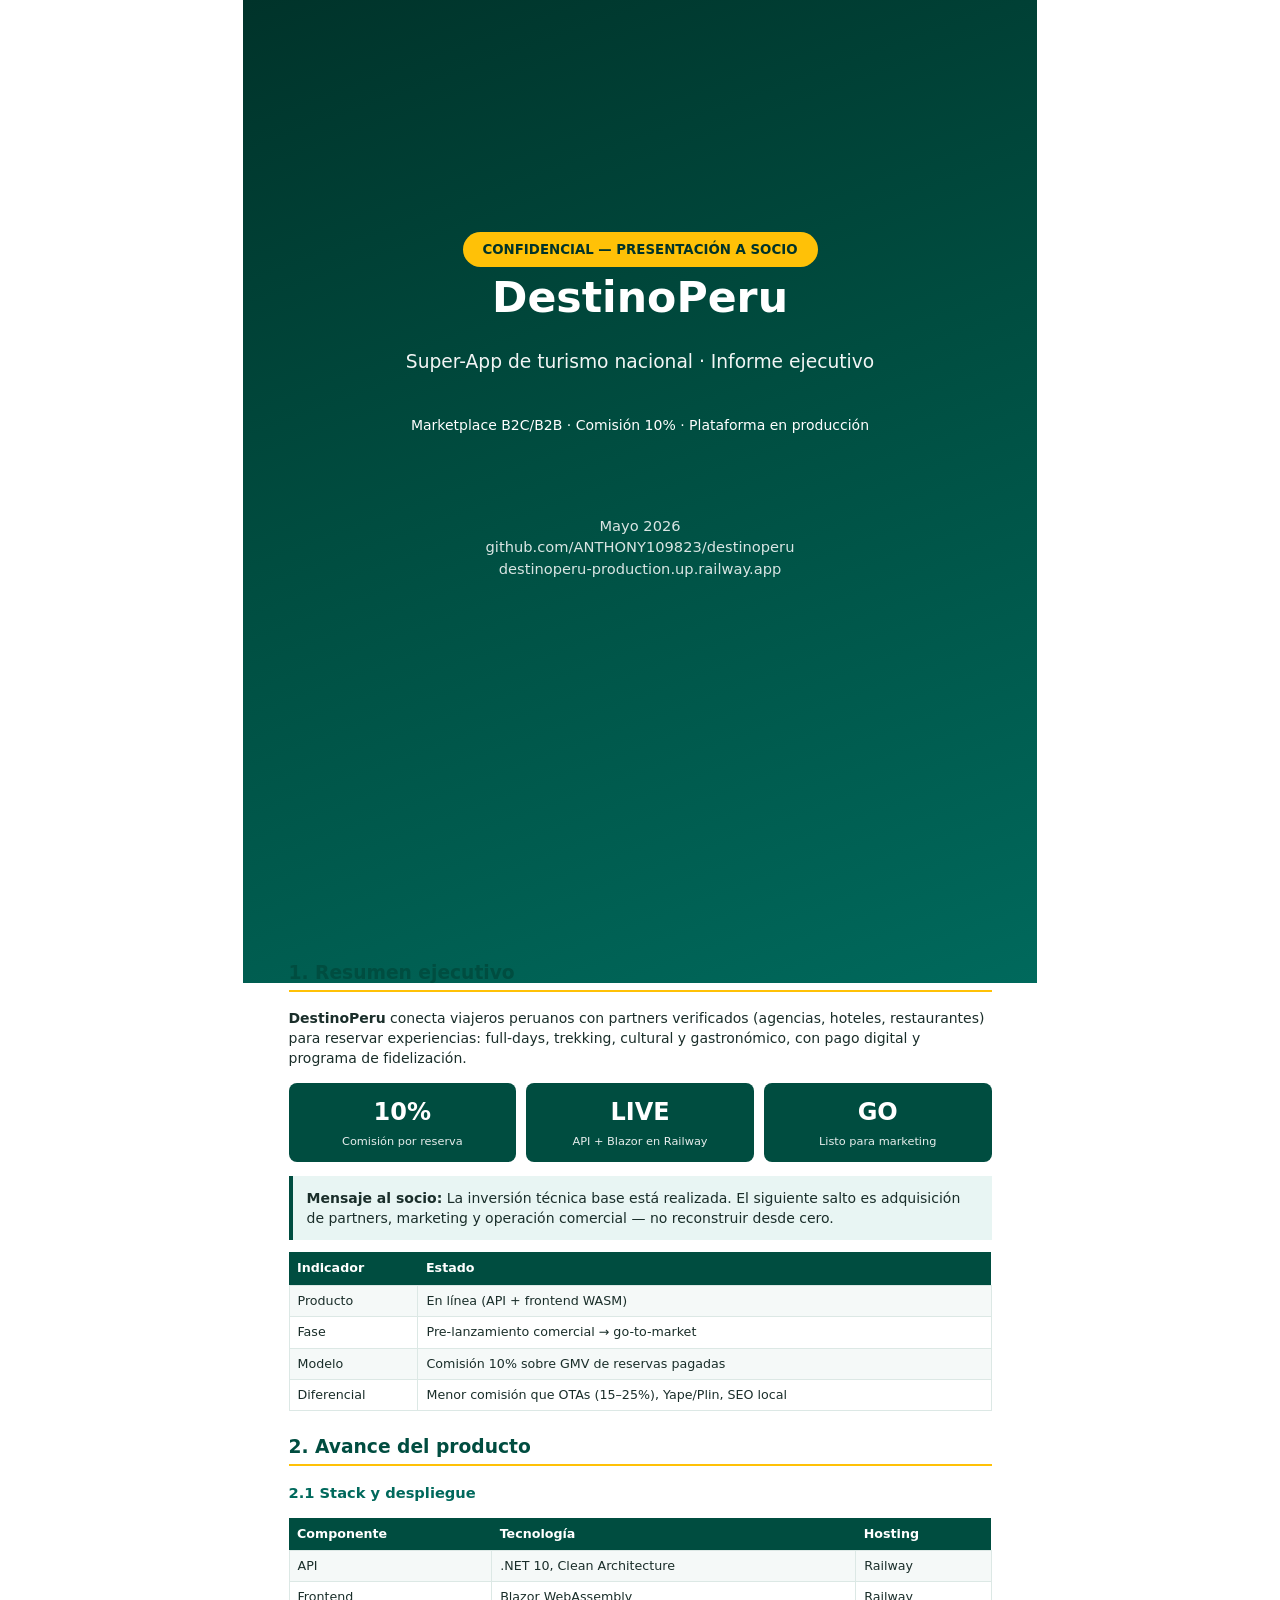
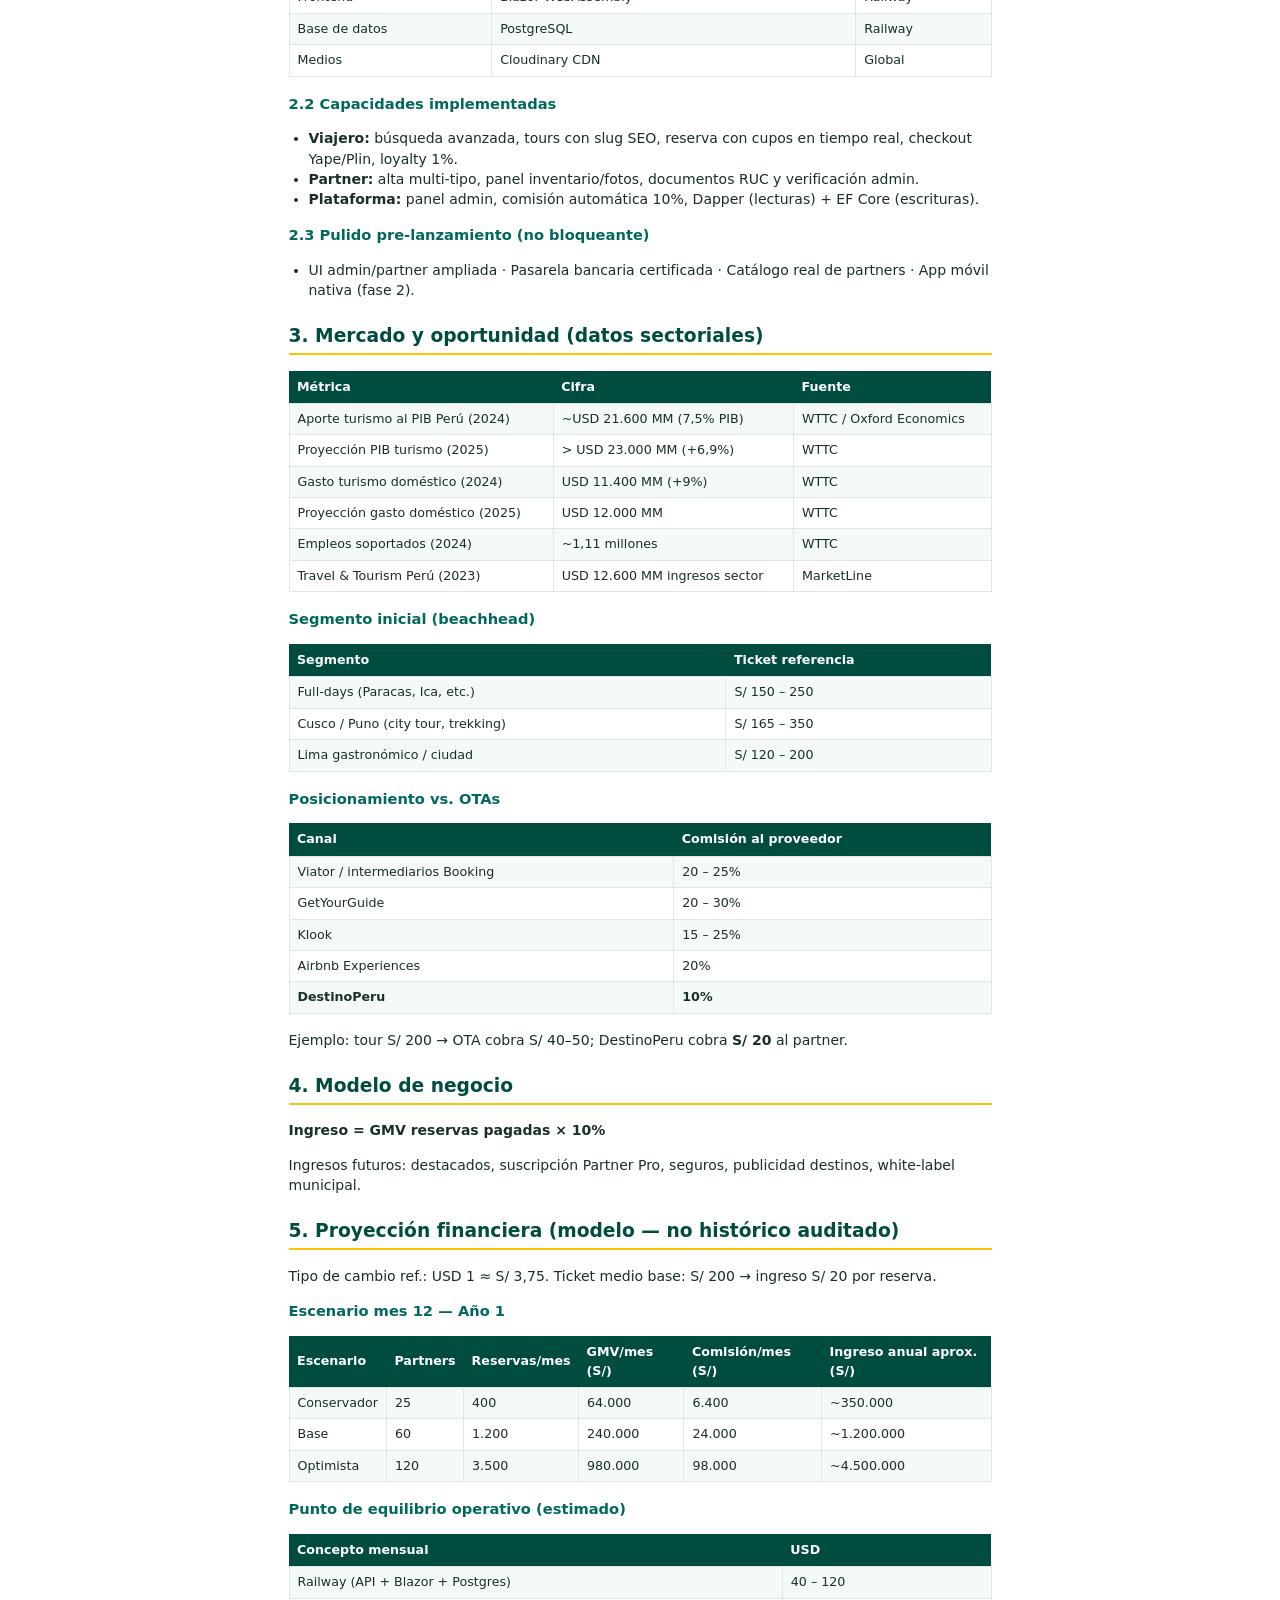
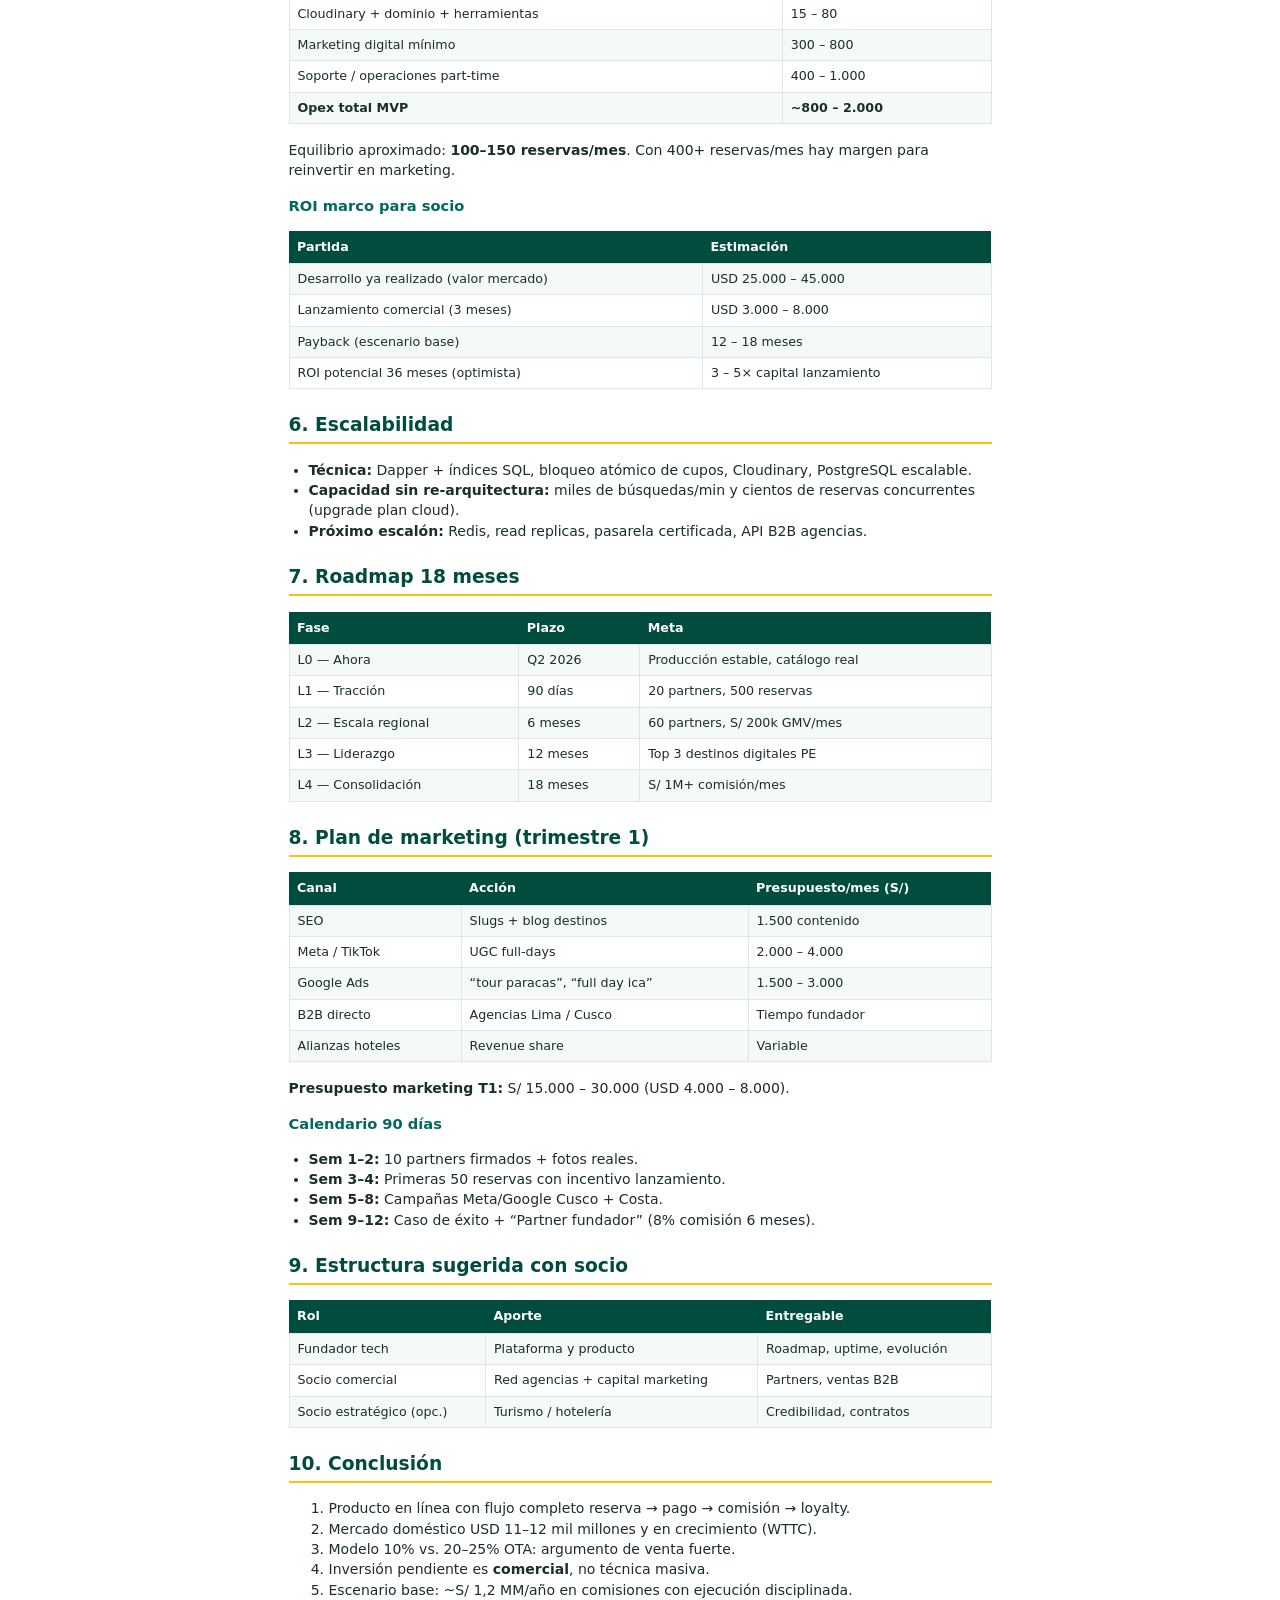
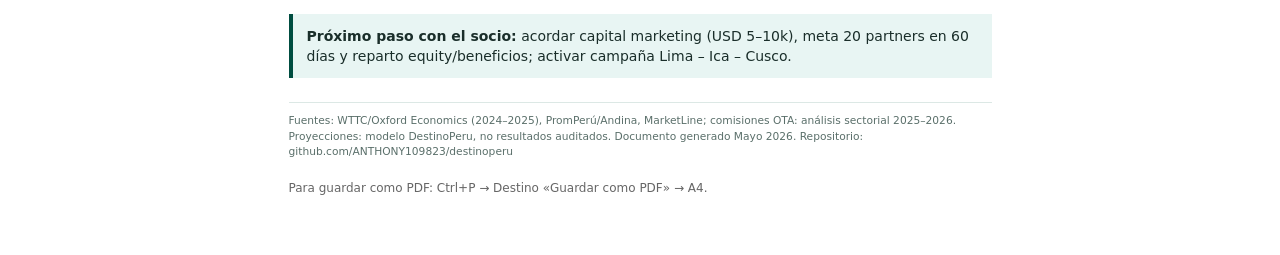
<file: docs/Informe-Ejecutivo-DestinoPeru.html>
<!DOCTYPE html>
<html lang="es">
<head>
  <meta charset="UTF-8" />
  <title>DestinoPeru - Informe Ejecutivo para Socio</title>
  <style>
    @page { size: A4; margin: 18mm 16mm; }
    * { box-sizing: border-box; }
    body {
      font-family: 'Segoe UI', system-ui, sans-serif;
      color: #1a2e2a;
      line-height: 1.45;
      font-size: 10.5pt;
      max-width: 210mm;
      margin: 0 auto;
      padding: 12mm;
    }
    .cover {
      page-break-after: always;
      text-align: center;
      padding-top: 55mm;
      background: linear-gradient(160deg, #00332a 0%, #004D40 45%, #00695C 100%);
      color: white;
      min-height: 260mm;
      margin: -12mm;
      padding-left: 12mm;
      padding-right: 12mm;
    }
    .cover h1 { font-size: 32pt; margin: 0 0 8px; font-weight: 800; }
    .cover .sub { font-size: 14pt; opacity: 0.95; margin-bottom: 40px; }
    .cover .meta { font-size: 11pt; opacity: 0.85; margin-top: 80px; }
    .cover .badge {
      display: inline-block;
      background: #FFC107;
      color: #00332a;
      padding: 8px 20px;
      border-radius: 24px;
      font-weight: 700;
      font-size: 10pt;
      margin-top: 24px;
    }
    h2 {
      color: #004D40;
      font-size: 14pt;
      border-bottom: 2px solid #FFC107;
      padding-bottom: 4px;
      margin-top: 22px;
      page-break-after: avoid;
    }
    h3 { color: #00695C; font-size: 11pt; margin-top: 14px; }
    table {
      width: 100%;
      border-collapse: collapse;
      margin: 10px 0 16px;
      font-size: 9.5pt;
    }
    th {
      background: #004D40;
      color: white;
      text-align: left;
      padding: 7px 8px;
    }
    td { border: 1px solid #dce8e5; padding: 6px 8px; }
    tr:nth-child(even) td { background: #f5f9f8; }
    .highlight {
      background: #e8f5f3;
      border-left: 4px solid #004D40;
      padding: 12px 14px;
      margin: 12px 0;
    }
    .kpi-row {
      display: flex;
      gap: 10px;
      flex-wrap: wrap;
      margin: 14px 0;
    }
    .kpi {
      flex: 1;
      min-width: 120px;
      background: #004D40;
      color: white;
      padding: 12px;
      border-radius: 8px;
      text-align: center;
    }
    .kpi .num { font-size: 18pt; font-weight: 800; display: block; }
    .kpi .lbl { font-size: 8.5pt; opacity: 0.9; }
    ul { margin: 8px 0; padding-left: 20px; }
    .footer-note {
      font-size: 8pt;
      color: #5a6f6a;
      margin-top: 24px;
      border-top: 1px solid #dce8e5;
      padding-top: 10px;
    }
    .page-break { page-break-before: always; }
    @media print {
      body { padding: 0; }
      .no-print { display: none; }
    }
  </style>
</head>
<body>

  <section class="cover">
    <div class="badge">CONFIDENCIAL — PRESENTACIÓN A SOCIO</div>
    <h1>DestinoPeru</h1>
    <p class="sub">Super-App de turismo nacional · Informe ejecutivo</p>
    <p>Marketplace B2C/B2B · Comisión 10% · Plataforma en producción</p>
    <p class="meta">Mayo 2026<br>github.com/ANTHONY109823/destinoperu<br>destinoperu-production.up.railway.app</p>
  </section>

  <h2>1. Resumen ejecutivo</h2>
  <p><strong>DestinoPeru</strong> conecta viajeros peruanos con partners verificados (agencias, hoteles, restaurantes) para reservar experiencias: full-days, trekking, cultural y gastronómico, con pago digital y programa de fidelización.</p>

  <div class="kpi-row">
    <div class="kpi"><span class="num">10%</span><span class="lbl">Comisión por reserva</span></div>
    <div class="kpi"><span class="num">LIVE</span><span class="lbl">API + Blazor en Railway</span></div>
    <div class="kpi"><span class="num">GO</span><span class="lbl">Listo para marketing</span></div>
  </div>

  <div class="highlight">
    <strong>Mensaje al socio:</strong> La inversión técnica base está realizada. El siguiente salto es adquisición de partners, marketing y operación comercial — no reconstruir desde cero.
  </div>

  <table>
    <tr><th>Indicador</th><th>Estado</th></tr>
    <tr><td>Producto</td><td>En línea (API + frontend WASM)</td></tr>
    <tr><td>Fase</td><td>Pre-lanzamiento comercial → go-to-market</td></tr>
    <tr><td>Modelo</td><td>Comisión 10% sobre GMV de reservas pagadas</td></tr>
    <tr><td>Diferencial</td><td>Menor comisión que OTAs (15–25%), Yape/Plin, SEO local</td></tr>
  </table>

  <h2>2. Avance del producto</h2>
  <h3>2.1 Stack y despliegue</h3>
  <table>
    <tr><th>Componente</th><th>Tecnología</th><th>Hosting</th></tr>
    <tr><td>API</td><td>.NET 10, Clean Architecture</td><td>Railway</td></tr>
    <tr><td>Frontend</td><td>Blazor WebAssembly</td><td>Railway</td></tr>
    <tr><td>Base de datos</td><td>PostgreSQL</td><td>Railway</td></tr>
    <tr><td>Medios</td><td>Cloudinary CDN</td><td>Global</td></tr>
  </table>

  <h3>2.2 Capacidades implementadas</h3>
  <ul>
    <li><strong>Viajero:</strong> búsqueda avanzada, tours con slug SEO, reserva con cupos en tiempo real, checkout Yape/Plin, loyalty 1%.</li>
    <li><strong>Partner:</strong> alta multi-tipo, panel inventario/fotos, documentos RUC y verificación admin.</li>
    <li><strong>Plataforma:</strong> panel admin, comisión automática 10%, Dapper (lecturas) + EF Core (escrituras).</li>
  </ul>

  <h3>2.3 Pulido pre-lanzamiento (no bloqueante)</h3>
  <ul>
    <li>UI admin/partner ampliada · Pasarela bancaria certificada · Catálogo real de partners · App móvil nativa (fase 2).</li>
  </ul>

  <div class="page-break"></div>

  <h2>3. Mercado y oportunidad (datos sectoriales)</h2>
  <table>
    <tr><th>Métrica</th><th>Cifra</th><th>Fuente</th></tr>
    <tr><td>Aporte turismo al PIB Perú (2024)</td><td>~USD 21.600 MM (7,5% PIB)</td><td>WTTC / Oxford Economics</td></tr>
    <tr><td>Proyección PIB turismo (2025)</td><td>&gt; USD 23.000 MM (+6,9%)</td><td>WTTC</td></tr>
    <tr><td>Gasto turismo doméstico (2024)</td><td>USD 11.400 MM (+9%)</td><td>WTTC</td></tr>
    <tr><td>Proyección gasto doméstico (2025)</td><td>USD 12.000 MM</td><td>WTTC</td></tr>
    <tr><td>Empleos soportados (2024)</td><td>~1,11 millones</td><td>WTTC</td></tr>
    <tr><td>Travel &amp; Tourism Perú (2023)</td><td>USD 12.600 MM ingresos sector</td><td>MarketLine</td></tr>
  </table>

  <h3>Segmento inicial (beachhead)</h3>
  <table>
    <tr><th>Segmento</th><th>Ticket referencia</th></tr>
    <tr><td>Full-days (Paracas, Ica, etc.)</td><td>S/ 150 – 250</td></tr>
    <tr><td>Cusco / Puno (city tour, trekking)</td><td>S/ 165 – 350</td></tr>
    <tr><td>Lima gastronómico / ciudad</td><td>S/ 120 – 200</td></tr>
  </table>

  <h3>Posicionamiento vs. OTAs</h3>
  <table>
    <tr><th>Canal</th><th>Comisión al proveedor</th></tr>
    <tr><td>Viator / intermediarios Booking</td><td>20 – 25%</td></tr>
    <tr><td>GetYourGuide</td><td>20 – 30%</td></tr>
    <tr><td>Klook</td><td>15 – 25%</td></tr>
    <tr><td>Airbnb Experiences</td><td>20%</td></tr>
    <tr><td><strong>DestinoPeru</strong></td><td><strong>10%</strong></td></tr>
  </table>
  <p>Ejemplo: tour S/ 200 → OTA cobra S/ 40–50; DestinoPeru cobra <strong>S/ 20</strong> al partner.</p>

  <h2>4. Modelo de negocio</h2>
  <p><strong>Ingreso = GMV reservas pagadas × 10%</strong></p>
  <p>Ingresos futuros: destacados, suscripción Partner Pro, seguros, publicidad destinos, white-label municipal.</p>

  <div class="page-break"></div>

  <h2>5. Proyección financiera (modelo — no histórico auditado)</h2>
  <p>Tipo de cambio ref.: USD 1 ≈ S/ 3,75. Ticket medio base: S/ 200 → ingreso S/ 20 por reserva.</p>

  <h3>Escenario mes 12 — Año 1</h3>
  <table>
    <tr><th>Escenario</th><th>Partners</th><th>Reservas/mes</th><th>GMV/mes (S/)</th><th>Comisión/mes (S/)</th><th>Ingreso anual aprox. (S/)</th></tr>
    <tr><td>Conservador</td><td>25</td><td>400</td><td>64.000</td><td>6.400</td><td>~350.000</td></tr>
    <tr><td>Base</td><td>60</td><td>1.200</td><td>240.000</td><td>24.000</td><td>~1.200.000</td></tr>
    <tr><td>Optimista</td><td>120</td><td>3.500</td><td>980.000</td><td>98.000</td><td>~4.500.000</td></tr>
  </table>

  <h3>Punto de equilibrio operativo (estimado)</h3>
  <table>
    <tr><th>Concepto mensual</th><th>USD</th></tr>
    <tr><td>Railway (API + Blazor + Postgres)</td><td>40 – 120</td></tr>
    <tr><td>Cloudinary + dominio + herramientas</td><td>15 – 80</td></tr>
    <tr><td>Marketing digital mínimo</td><td>300 – 800</td></tr>
    <tr><td>Soporte / operaciones part-time</td><td>400 – 1.000</td></tr>
    <tr><td><strong>Opex total MVP</strong></td><td><strong>~800 – 2.000</strong></td></tr>
  </table>
  <p>Equilibrio aproximado: <strong>100–150 reservas/mes</strong>. Con 400+ reservas/mes hay margen para reinvertir en marketing.</p>

  <h3>ROI marco para socio</h3>
  <table>
    <tr><th>Partida</th><th>Estimación</th></tr>
    <tr><td>Desarrollo ya realizado (valor mercado)</td><td>USD 25.000 – 45.000</td></tr>
    <tr><td>Lanzamiento comercial (3 meses)</td><td>USD 3.000 – 8.000</td></tr>
    <tr><td>Payback (escenario base)</td><td>12 – 18 meses</td></tr>
    <tr><td>ROI potencial 36 meses (optimista)</td><td>3 – 5× capital lanzamiento</td></tr>
  </table>

  <h2>6. Escalabilidad</h2>
  <ul>
    <li><strong>Técnica:</strong> Dapper + índices SQL, bloqueo atómico de cupos, Cloudinary, PostgreSQL escalable.</li>
    <li><strong>Capacidad sin re-arquitectura:</strong> miles de búsquedas/min y cientos de reservas concurrentes (upgrade plan cloud).</li>
    <li><strong>Próximo escalón:</strong> Redis, read replicas, pasarela certificada, API B2B agencias.</li>
  </ul>

  <div class="page-break"></div>

  <h2>7. Roadmap 18 meses</h2>
  <table>
    <tr><th>Fase</th><th>Plazo</th><th>Meta</th></tr>
    <tr><td>L0 — Ahora</td><td>Q2 2026</td><td>Producción estable, catálogo real</td></tr>
    <tr><td>L1 — Tracción</td><td>90 días</td><td>20 partners, 500 reservas</td></tr>
    <tr><td>L2 — Escala regional</td><td>6 meses</td><td>60 partners, S/ 200k GMV/mes</td></tr>
    <tr><td>L3 — Liderazgo</td><td>12 meses</td><td>Top 3 destinos digitales PE</td></tr>
    <tr><td>L4 — Consolidación</td><td>18 meses</td><td>S/ 1M+ comisión/mes</td></tr>
  </table>

  <h2>8. Plan de marketing (trimestre 1)</h2>
  <table>
    <tr><th>Canal</th><th>Acción</th><th>Presupuesto/mes (S/)</th></tr>
    <tr><td>SEO</td><td>Slugs + blog destinos</td><td>1.500 contenido</td></tr>
    <tr><td>Meta / TikTok</td><td>UGC full-days</td><td>2.000 – 4.000</td></tr>
    <tr><td>Google Ads</td><td>“tour paracas”, “full day ica”</td><td>1.500 – 3.000</td></tr>
    <tr><td>B2B directo</td><td>Agencias Lima / Cusco</td><td>Tiempo fundador</td></tr>
    <tr><td>Alianzas hoteles</td><td>Revenue share</td><td>Variable</td></tr>
  </table>
  <p><strong>Presupuesto marketing T1:</strong> S/ 15.000 – 30.000 (USD 4.000 – 8.000).</p>

  <h3>Calendario 90 días</h3>
  <ul>
    <li><strong>Sem 1–2:</strong> 10 partners firmados + fotos reales.</li>
    <li><strong>Sem 3–4:</strong> Primeras 50 reservas con incentivo lanzamiento.</li>
    <li><strong>Sem 5–8:</strong> Campañas Meta/Google Cusco + Costa.</li>
    <li><strong>Sem 9–12:</strong> Caso de éxito + “Partner fundador” (8% comisión 6 meses).</li>
  </ul>

  <h2>9. Estructura sugerida con socio</h2>
  <table>
    <tr><th>Rol</th><th>Aporte</th><th>Entregable</th></tr>
    <tr><td>Fundador tech</td><td>Plataforma y producto</td><td>Roadmap, uptime, evolución</td></tr>
    <tr><td>Socio comercial</td><td>Red agencias + capital marketing</td><td>Partners, ventas B2B</td></tr>
    <tr><td>Socio estratégico (opc.)</td><td>Turismo / hotelería</td><td>Credibilidad, contratos</td></tr>
  </table>

  <h2>10. Conclusión</h2>
  <ol>
    <li>Producto en línea con flujo completo reserva → pago → comisión → loyalty.</li>
    <li>Mercado doméstico USD 11–12 mil millones y en crecimiento (WTTC).</li>
    <li>Modelo 10% vs. 20–25% OTA: argumento de venta fuerte.</li>
    <li>Inversión pendiente es <strong>comercial</strong>, no técnica masiva.</li>
    <li>Escenario base: ~S/ 1,2 MM/año en comisiones con ejecución disciplinada.</li>
  </ol>

  <div class="highlight">
    <strong>Próximo paso con el socio:</strong> acordar capital marketing (USD 5–10k), meta 20 partners en 60 días y reparto equity/beneficios; activar campaña Lima – Ica – Cusco.
  </div>

  <p class="footer-note">
    Fuentes: WTTC/Oxford Economics (2024–2025), PromPerú/Andina, MarketLine; comisiones OTA: análisis sectorial 2025–2026.
    Proyecciones: modelo DestinoPeru, no resultados auditados. Documento generado Mayo 2026.
    Repositorio: github.com/ANTHONY109823/destinoperu
  </p>

  <p class="no-print" style="margin-top:20px;font-size:9pt;color:#666;">
    Para guardar como PDF: Ctrl+P → Destino «Guardar como PDF» → A4.
  </p>
</body>
</html>
</file>
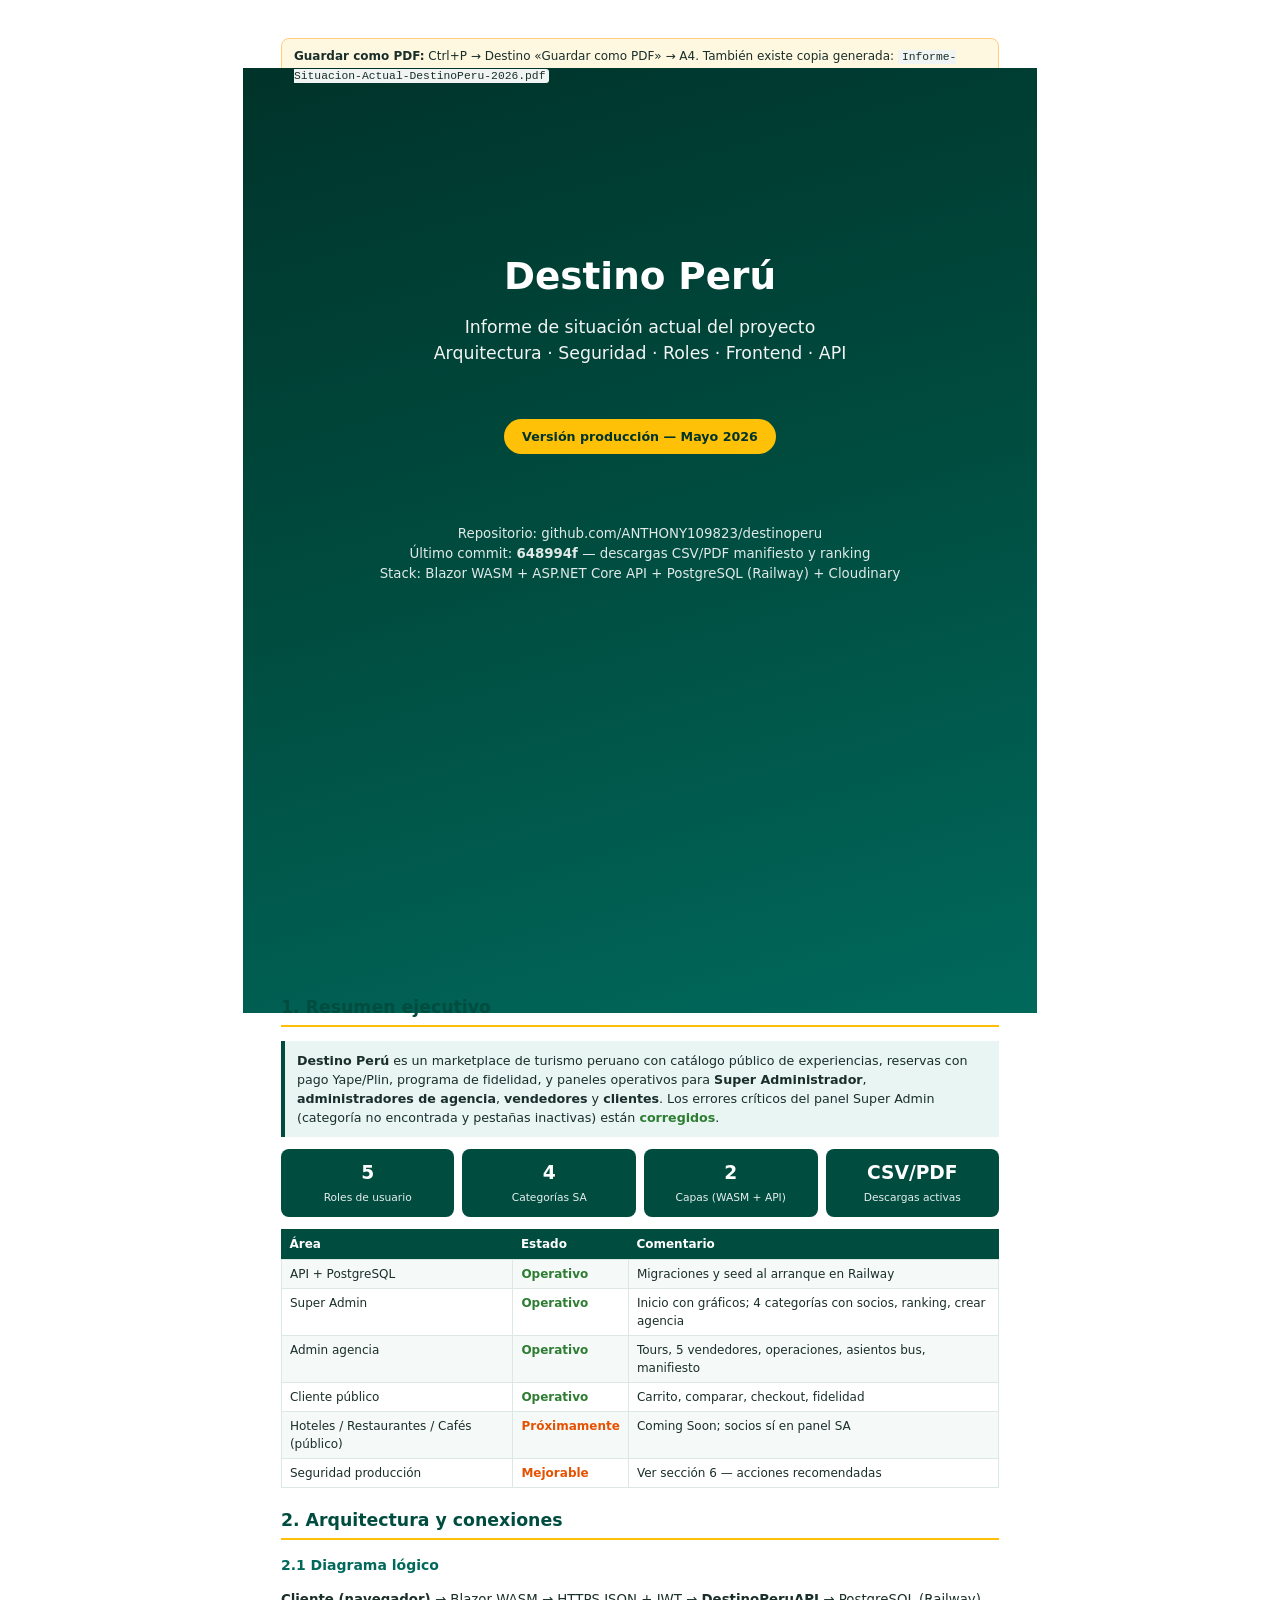
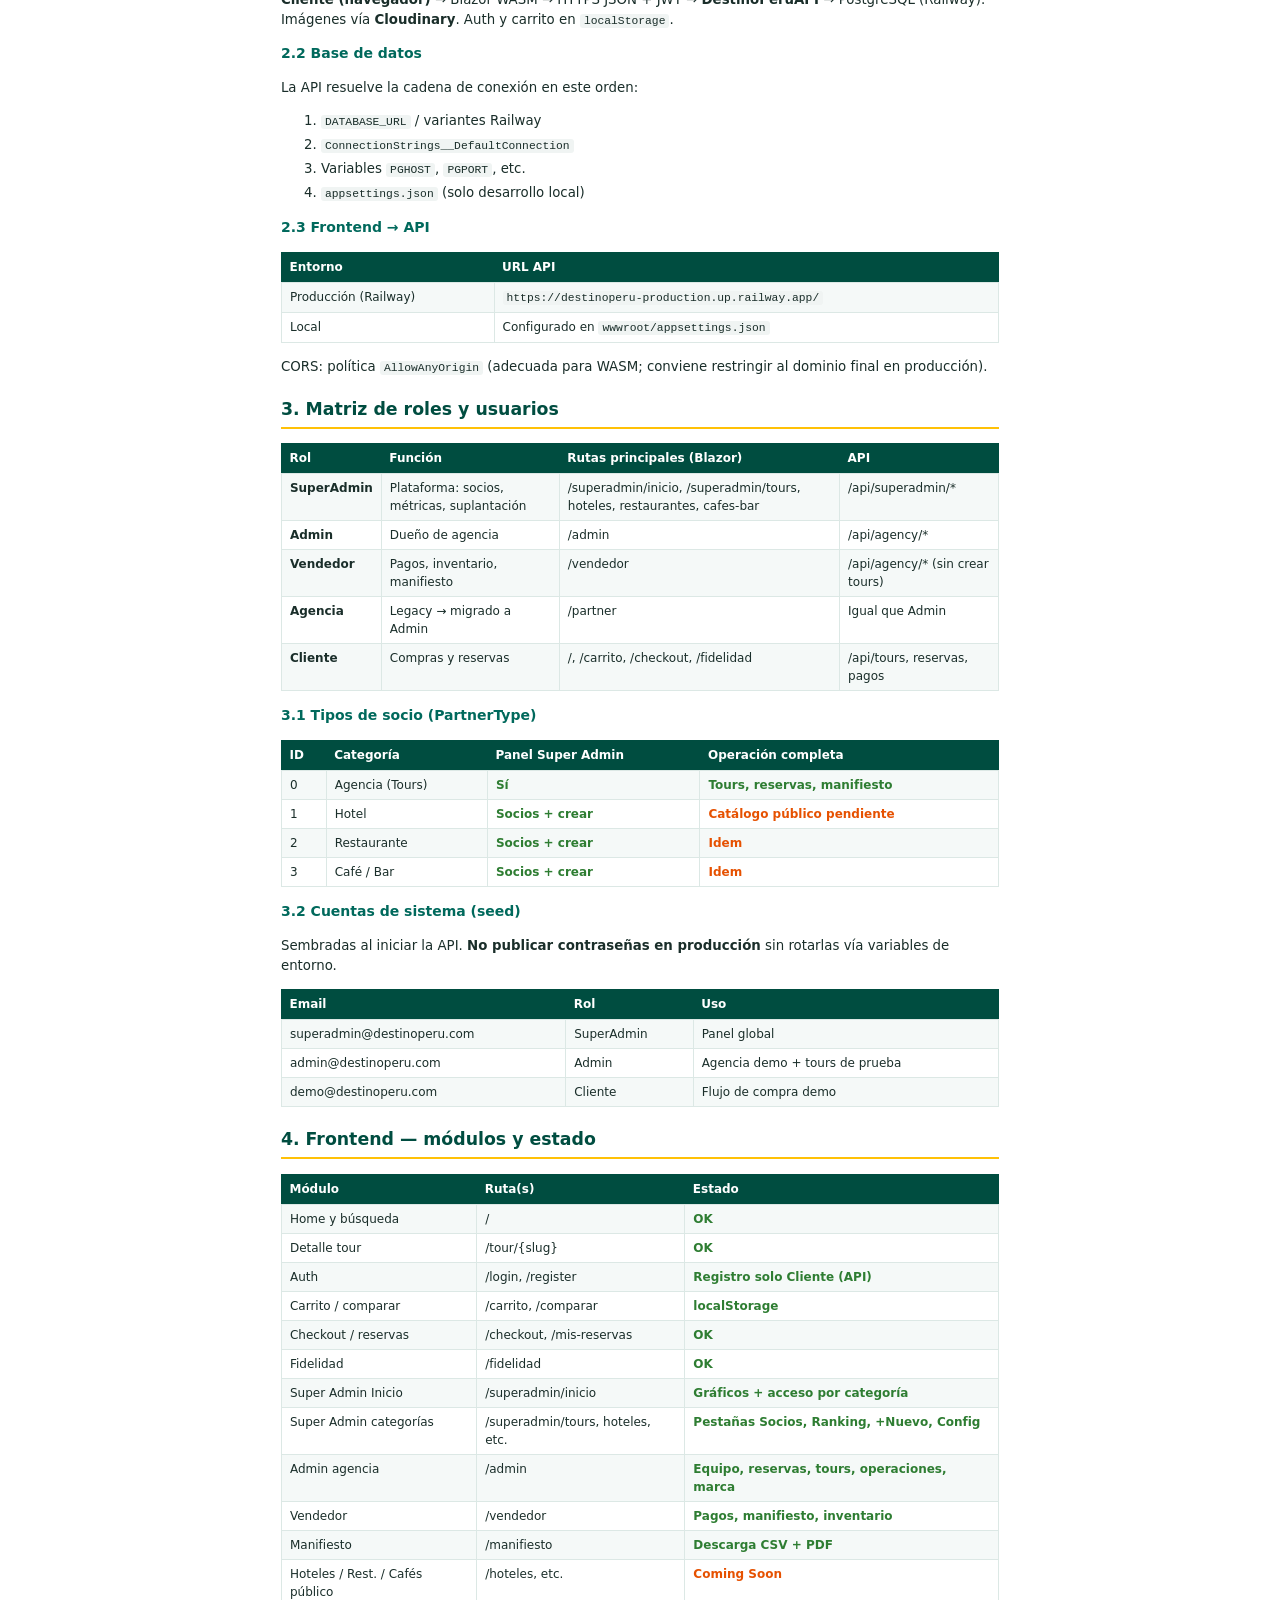
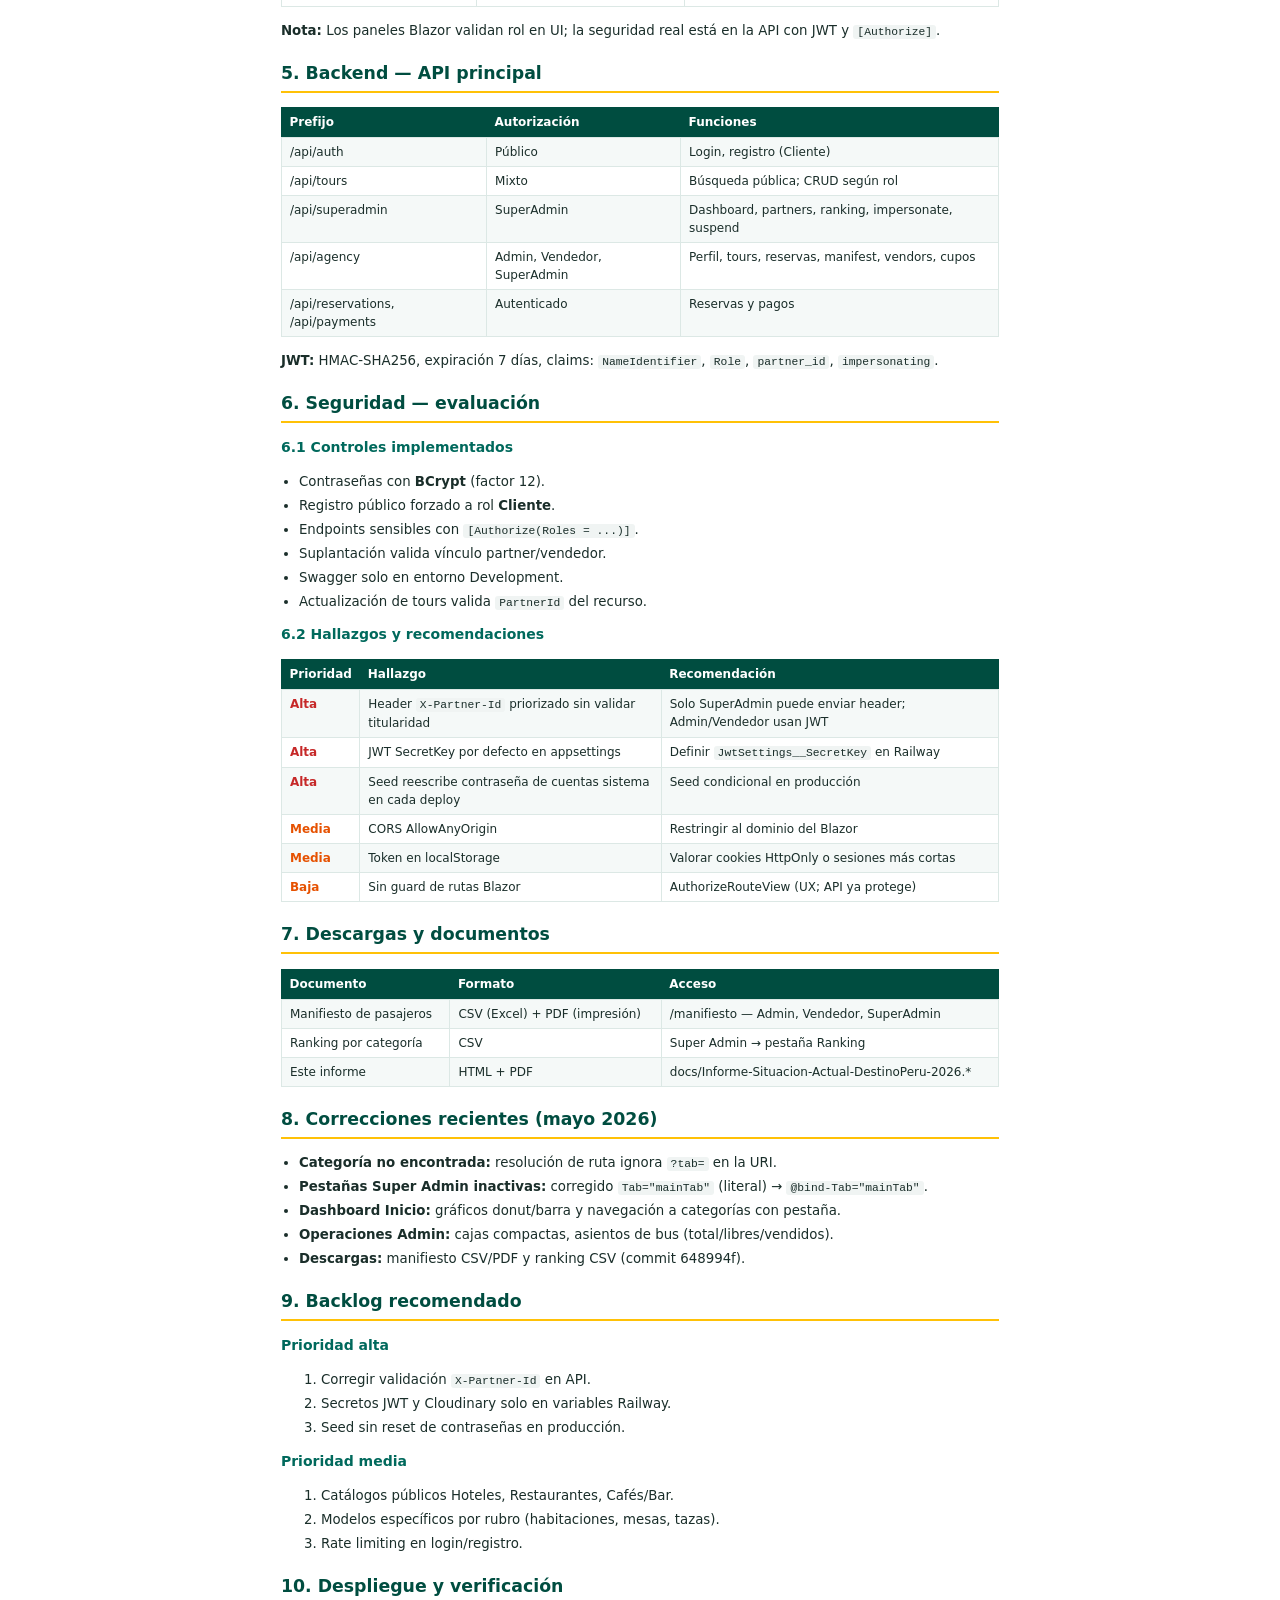
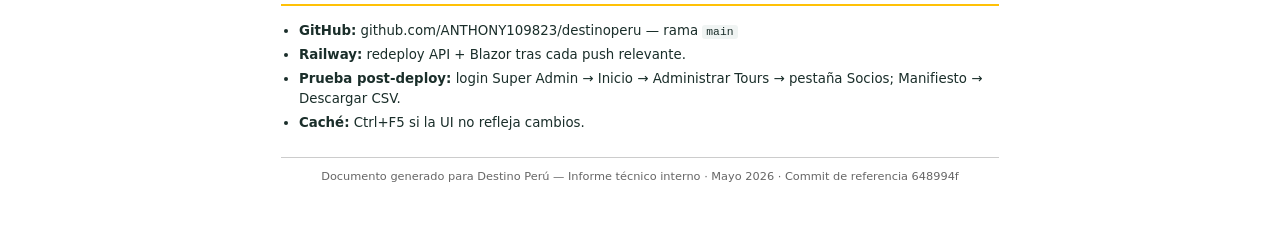
<file: docs/Informe-Situacion-Actual-DestinoPeru-2026.html>
<!DOCTYPE html>
<html lang="es">
<head>
  <meta charset="UTF-8" />
  <title>Destino Perú — Informe de situación actual (Mayo 2026)</title>
  <style>
    @page { size: A4; margin: 16mm 14mm; }
    * { box-sizing: border-box; }
    body {
      font-family: 'Segoe UI', system-ui, sans-serif;
      color: #1a2e2a;
      line-height: 1.5;
      font-size: 10pt;
      max-width: 210mm;
      margin: 0 auto;
      padding: 10mm;
    }
    .cover {
      page-break-after: always;
      text-align: center;
      padding-top: 48mm;
      background: linear-gradient(165deg, #00332a 0%, #004D40 50%, #00695C 100%);
      color: white;
      min-height: 250mm;
      margin: -10mm;
      padding-left: 10mm;
      padding-right: 10mm;
    }
    .cover h1 { font-size: 28pt; margin: 0 0 10px; font-weight: 800; }
    .cover .sub { font-size: 13pt; opacity: 0.95; max-width: 140mm; margin: 0 auto 32px; }
    .cover .meta { font-size: 10pt; opacity: 0.88; margin-top: 70px; }
    .cover .badge {
      display: inline-block;
      background: #FFC107;
      color: #00332a;
      padding: 8px 18px;
      border-radius: 24px;
      font-weight: 700;
      font-size: 9.5pt;
      margin-top: 20px;
    }
    h2 {
      color: #004D40;
      font-size: 13pt;
      border-bottom: 2px solid #FFC107;
      padding-bottom: 4px;
      margin-top: 20px;
      page-break-after: avoid;
    }
    h3 { color: #00695C; font-size: 10.5pt; margin-top: 12px; }
    table {
      width: 100%;
      border-collapse: collapse;
      margin: 8px 0 14px;
      font-size: 9pt;
    }
    th {
      background: #004D40;
      color: white;
      text-align: left;
      padding: 6px 8px;
    }
    td { border: 1px solid #dce8e5; padding: 5px 8px; vertical-align: top; }
    tr:nth-child(even) td { background: #f5f9f8; }
    .ok { color: #2e7d32; font-weight: 600; }
    .warn { color: #e65100; font-weight: 600; }
    .risk { color: #c62828; font-weight: 600; }
    .highlight {
      background: #e8f5f3;
      border-left: 4px solid #004D40;
      padding: 10px 12px;
      margin: 10px 0;
      font-size: 9.5pt;
    }
    .kpi-row { display: flex; gap: 8px; flex-wrap: wrap; margin: 12px 0; }
    .kpi {
      flex: 1;
      min-width: 100px;
      background: #004D40;
      color: white;
      padding: 10px;
      border-radius: 8px;
      text-align: center;
    }
    .kpi strong { display: block; font-size: 14pt; }
    .kpi span { font-size: 8pt; opacity: 0.9; }
    ul { margin: 6px 0; padding-left: 18px; }
    li { margin-bottom: 4px; }
    .footer-note {
      margin-top: 24px;
      padding-top: 10px;
      border-top: 1px solid #ccc;
      font-size: 8.5pt;
      color: #666;
      text-align: center;
    }
    .no-print-hint {
      background: #fff8e1;
      border: 1px solid #ffcc80;
      padding: 8px 12px;
      border-radius: 8px;
      font-size: 9pt;
      margin-bottom: 12px;
    }
    @media print {
      .no-print { display: none !important; }
      body { padding: 0; }
    }
    code { background: #f0f4f3; padding: 1px 4px; border-radius: 3px; font-size: 8.5pt; }
  </style>
</head>
<body>

  <div class="no-print no-print-hint">
    <strong>Guardar como PDF:</strong> Ctrl+P → Destino «Guardar como PDF» → A4. También existe copia generada:
    <code>Informe-Situacion-Actual-DestinoPeru-2026.pdf</code>
  </div>

  <section class="cover">
    <h1>Destino Perú</h1>
    <p class="sub">Informe de situación actual del proyecto<br/>Arquitectura · Seguridad · Roles · Frontend · API</p>
    <span class="badge">Versión producción — Mayo 2026</span>
    <p class="meta">
      Repositorio: github.com/ANTHONY109823/destinoperu<br/>
      Último commit: <strong>648994f</strong> — descargas CSV/PDF manifiesto y ranking<br/>
      Stack: Blazor WASM + ASP.NET Core API + PostgreSQL (Railway) + Cloudinary
    </p>
  </section>

  <h2>1. Resumen ejecutivo</h2>
  <div class="highlight">
    <strong>Destino Perú</strong> es un marketplace de turismo peruano con catálogo público de experiencias,
    reservas con pago Yape/Plin, programa de fidelidad, y paneles operativos para <strong>Super Administrador</strong>,
    <strong>administradores de agencia</strong>, <strong>vendedores</strong> y <strong>clientes</strong>.
    Los errores críticos del panel Super Admin (categoría no encontrada y pestañas inactivas) están <span class="ok">corregidos</span>.
  </div>

  <div class="kpi-row">
    <div class="kpi"><strong>5</strong><span>Roles de usuario</span></div>
    <div class="kpi"><strong>4</strong><span>Categorías SA</span></div>
    <div class="kpi"><strong>2</strong><span>Capas (WASM + API)</span></div>
    <div class="kpi"><strong>CSV/PDF</strong><span>Descargas activas</span></div>
  </div>

  <table>
    <tr><th>Área</th><th>Estado</th><th>Comentario</th></tr>
    <tr><td>API + PostgreSQL</td><td class="ok">Operativo</td><td>Migraciones y seed al arranque en Railway</td></tr>
    <tr><td>Super Admin</td><td class="ok">Operativo</td><td>Inicio con gráficos; 4 categorías con socios, ranking, crear agencia</td></tr>
    <tr><td>Admin agencia</td><td class="ok">Operativo</td><td>Tours, 5 vendedores, operaciones, asientos bus, manifiesto</td></tr>
    <tr><td>Cliente público</td><td class="ok">Operativo</td><td>Carrito, comparar, checkout, fidelidad</td></tr>
    <tr><td>Hoteles / Restaurantes / Cafés (público)</td><td class="warn">Próximamente</td><td>Coming Soon; socios sí en panel SA</td></tr>
    <tr><td>Seguridad producción</td><td class="warn">Mejorable</td><td>Ver sección 6 — acciones recomendadas</td></tr>
  </table>

  <h2>2. Arquitectura y conexiones</h2>
  <h3>2.1 Diagrama lógico</h3>
  <p><strong>Cliente (navegador)</strong> → Blazor WASM → HTTPS JSON + JWT → <strong>DestinoPeruAPI</strong> → PostgreSQL (Railway). Imágenes vía <strong>Cloudinary</strong>. Auth y carrito en <code>localStorage</code>.</p>

  <h3>2.2 Base de datos</h3>
  <p>La API resuelve la cadena de conexión en este orden:</p>
  <ol>
    <li><code>DATABASE_URL</code> / variantes Railway</li>
    <li><code>ConnectionStrings__DefaultConnection</code></li>
    <li>Variables <code>PGHOST</code>, <code>PGPORT</code>, etc.</li>
    <li><code>appsettings.json</code> (solo desarrollo local)</li>
  </ol>

  <h3>2.3 Frontend → API</h3>
  <table>
    <tr><th>Entorno</th><th>URL API</th></tr>
    <tr><td>Producción (Railway)</td><td><code>https://destinoperu-production.up.railway.app/</code></td></tr>
    <tr><td>Local</td><td>Configurado en <code>wwwroot/appsettings.json</code></td></tr>
  </table>
  <p>CORS: política <code>AllowAnyOrigin</code> (adecuada para WASM; conviene restringir al dominio final en producción).</p>

  <h2>3. Matriz de roles y usuarios</h2>
  <table>
    <tr><th>Rol</th><th>Función</th><th>Rutas principales (Blazor)</th><th>API</th></tr>
    <tr><td><strong>SuperAdmin</strong></td><td>Plataforma: socios, métricas, suplantación</td><td>/superadmin/inicio, /superadmin/tours, hoteles, restaurantes, cafes-bar</td><td>/api/superadmin/*</td></tr>
    <tr><td><strong>Admin</strong></td><td>Dueño de agencia</td><td>/admin</td><td>/api/agency/*</td></tr>
    <tr><td><strong>Vendedor</strong></td><td>Pagos, inventario, manifiesto</td><td>/vendedor</td><td>/api/agency/* (sin crear tours)</td></tr>
    <tr><td><strong>Agencia</strong></td><td>Legacy → migrado a Admin</td><td>/partner</td><td>Igual que Admin</td></tr>
    <tr><td><strong>Cliente</strong></td><td>Compras y reservas</td><td>/, /carrito, /checkout, /fidelidad</td><td>/api/tours, reservas, pagos</td></tr>
  </table>

  <h3>3.1 Tipos de socio (PartnerType)</h3>
  <table>
    <tr><th>ID</th><th>Categoría</th><th>Panel Super Admin</th><th>Operación completa</th></tr>
    <tr><td>0</td><td>Agencia (Tours)</td><td class="ok">Sí</td><td class="ok">Tours, reservas, manifiesto</td></tr>
    <tr><td>1</td><td>Hotel</td><td class="ok">Socios + crear</td><td class="warn">Catálogo público pendiente</td></tr>
    <tr><td>2</td><td>Restaurante</td><td class="ok">Socios + crear</td><td class="warn">Idem</td></tr>
    <tr><td>3</td><td>Café / Bar</td><td class="ok">Socios + crear</td><td class="warn">Idem</td></tr>
  </table>

  <h3>3.2 Cuentas de sistema (seed)</h3>
  <p>Sembradas al iniciar la API. <strong>No publicar contraseñas en producción</strong> sin rotarlas vía variables de entorno.</p>
  <table>
    <tr><th>Email</th><th>Rol</th><th>Uso</th></tr>
    <tr><td>superadmin@destinoperu.com</td><td>SuperAdmin</td><td>Panel global</td></tr>
    <tr><td>admin@destinoperu.com</td><td>Admin</td><td>Agencia demo + tours de prueba</td></tr>
    <tr><td>demo@destinoperu.com</td><td>Cliente</td><td>Flujo de compra demo</td></tr>
  </table>

  <h2>4. Frontend — módulos y estado</h2>
  <table>
    <tr><th>Módulo</th><th>Ruta(s)</th><th>Estado</th></tr>
    <tr><td>Home y búsqueda</td><td>/</td><td class="ok">OK</td></tr>
    <tr><td>Detalle tour</td><td>/tour/{slug}</td><td class="ok">OK</td></tr>
    <tr><td>Auth</td><td>/login, /register</td><td class="ok">Registro solo Cliente (API)</td></tr>
    <tr><td>Carrito / comparar</td><td>/carrito, /comparar</td><td class="ok">localStorage</td></tr>
    <tr><td>Checkout / reservas</td><td>/checkout, /mis-reservas</td><td class="ok">OK</td></tr>
    <tr><td>Fidelidad</td><td>/fidelidad</td><td class="ok">OK</td></tr>
    <tr><td>Super Admin Inicio</td><td>/superadmin/inicio</td><td class="ok">Gráficos + acceso por categoría</td></tr>
    <tr><td>Super Admin categorías</td><td>/superadmin/tours, hoteles, etc.</td><td class="ok">Pestañas Socios, Ranking, +Nuevo, Config</td></tr>
    <tr><td>Admin agencia</td><td>/admin</td><td class="ok">Equipo, reservas, tours, operaciones, marca</td></tr>
    <tr><td>Vendedor</td><td>/vendedor</td><td class="ok">Pagos, manifiesto, inventario</td></tr>
    <tr><td>Manifiesto</td><td>/manifiesto</td><td class="ok">Descarga CSV + PDF</td></tr>
    <tr><td>Hoteles / Rest. / Cafés público</td><td>/hoteles, etc.</td><td class="warn">Coming Soon</td></tr>
  </table>
  <p><strong>Nota:</strong> Los paneles Blazor validan rol en UI; la seguridad real está en la API con JWT y <code>[Authorize]</code>.</p>

  <h2>5. Backend — API principal</h2>
  <table>
    <tr><th>Prefijo</th><th>Autorización</th><th>Funciones</th></tr>
    <tr><td>/api/auth</td><td>Público</td><td>Login, registro (Cliente)</td></tr>
    <tr><td>/api/tours</td><td>Mixto</td><td>Búsqueda pública; CRUD según rol</td></tr>
    <tr><td>/api/superadmin</td><td>SuperAdmin</td><td>Dashboard, partners, ranking, impersonate, suspend</td></tr>
    <tr><td>/api/agency</td><td>Admin, Vendedor, SuperAdmin</td><td>Perfil, tours, reservas, manifest, vendors, cupos</td></tr>
    <tr><td>/api/reservations, /api/payments</td><td>Autenticado</td><td>Reservas y pagos</td></tr>
  </table>
  <p><strong>JWT:</strong> HMAC-SHA256, expiración 7 días, claims: <code>NameIdentifier</code>, <code>Role</code>, <code>partner_id</code>, <code>impersonating</code>.</p>

  <h2>6. Seguridad — evaluación</h2>
  <h3>6.1 Controles implementados</h3>
  <ul>
    <li>Contraseñas con <strong>BCrypt</strong> (factor 12).</li>
    <li>Registro público forzado a rol <strong>Cliente</strong>.</li>
    <li>Endpoints sensibles con <code>[Authorize(Roles = ...)]</code>.</li>
    <li>Suplantación valida vínculo partner/vendedor.</li>
    <li>Swagger solo en entorno Development.</li>
    <li>Actualización de tours valida <code>PartnerId</code> del recurso.</li>
  </ul>

  <h3>6.2 Hallazgos y recomendaciones</h3>
  <table>
    <tr><th>Prioridad</th><th>Hallazgo</th><th>Recomendación</th></tr>
    <tr><td class="risk">Alta</td><td>Header <code>X-Partner-Id</code> priorizado sin validar titularidad</td><td>Solo SuperAdmin puede enviar header; Admin/Vendedor usan JWT</td></tr>
    <tr><td class="risk">Alta</td><td>JWT SecretKey por defecto en appsettings</td><td>Definir <code>JwtSettings__SecretKey</code> en Railway</td></tr>
    <tr><td class="risk">Alta</td><td>Seed reescribe contraseña de cuentas sistema en cada deploy</td><td>Seed condicional en producción</td></tr>
    <tr><td class="warn">Media</td><td>CORS AllowAnyOrigin</td><td>Restringir al dominio del Blazor</td></tr>
    <tr><td class="warn">Media</td><td>Token en localStorage</td><td>Valorar cookies HttpOnly o sesiones más cortas</td></tr>
    <tr><td class="warn">Baja</td><td>Sin guard de rutas Blazor</td><td>AuthorizeRouteView (UX; API ya protege)</td></tr>
  </table>

  <h2>7. Descargas y documentos</h2>
  <table>
    <tr><th>Documento</th><th>Formato</th><th>Acceso</th></tr>
    <tr><td>Manifiesto de pasajeros</td><td>CSV (Excel) + PDF (impresión)</td><td>/manifiesto — Admin, Vendedor, SuperAdmin</td></tr>
    <tr><td>Ranking por categoría</td><td>CSV</td><td>Super Admin → pestaña Ranking</td></tr>
    <tr><td>Este informe</td><td>HTML + PDF</td><td>docs/Informe-Situacion-Actual-DestinoPeru-2026.*</td></tr>
  </table>

  <h2>8. Correcciones recientes (mayo 2026)</h2>
  <ul>
    <li><strong>Categoría no encontrada:</strong> resolución de ruta ignora <code>?tab=</code> en la URI.</li>
    <li><strong>Pestañas Super Admin inactivas:</strong> corregido <code>Tab="mainTab"</code> (literal) → <code>@bind-Tab="mainTab"</code>.</li>
    <li><strong>Dashboard Inicio:</strong> gráficos donut/barra y navegación a categorías con pestaña.</li>
    <li><strong>Operaciones Admin:</strong> cajas compactas, asientos de bus (total/libres/vendidos).</li>
    <li><strong>Descargas:</strong> manifiesto CSV/PDF y ranking CSV (commit 648994f).</li>
  </ul>

  <h2>9. Backlog recomendado</h2>
  <h3>Prioridad alta</h3>
  <ol>
    <li>Corregir validación <code>X-Partner-Id</code> en API.</li>
    <li>Secretos JWT y Cloudinary solo en variables Railway.</li>
    <li>Seed sin reset de contraseñas en producción.</li>
  </ol>
  <h3>Prioridad media</h3>
  <ol>
    <li>Catálogos públicos Hoteles, Restaurantes, Cafés/Bar.</li>
    <li>Modelos específicos por rubro (habitaciones, mesas, tazas).</li>
    <li>Rate limiting en login/registro.</li>
  </ol>

  <h2>10. Despliegue y verificación</h2>
  <ul>
    <li><strong>GitHub:</strong> github.com/ANTHONY109823/destinoperu — rama <code>main</code></li>
    <li><strong>Railway:</strong> redeploy API + Blazor tras cada push relevante.</li>
    <li><strong>Prueba post-deploy:</strong> login Super Admin → Inicio → Administrar Tours → pestaña Socios; Manifiesto → Descargar CSV.</li>
    <li><strong>Caché:</strong> Ctrl+F5 si la UI no refleja cambios.</li>
  </ul>

  <p class="footer-note">
    Documento generado para Destino Perú — Informe técnico interno · Mayo 2026 · Commit de referencia 648994f
  </p>

</body>
</html>
</file>
